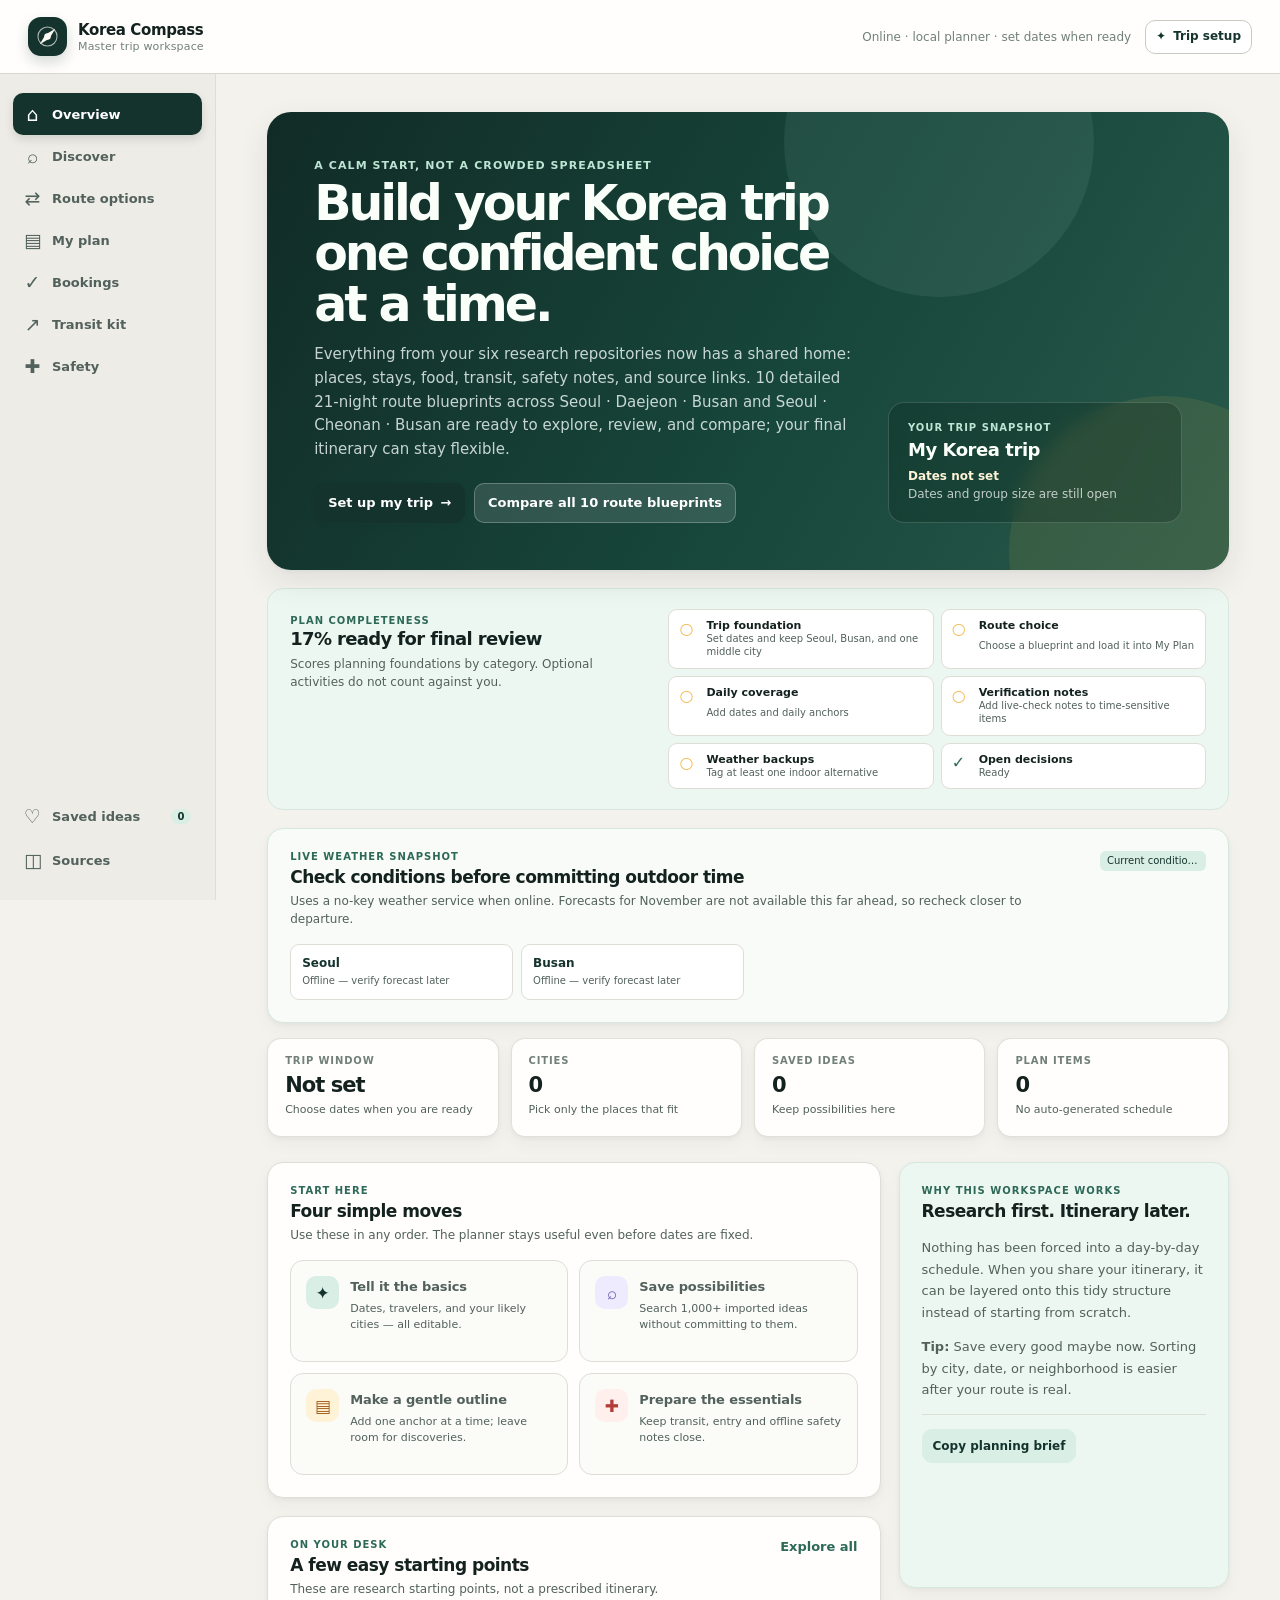
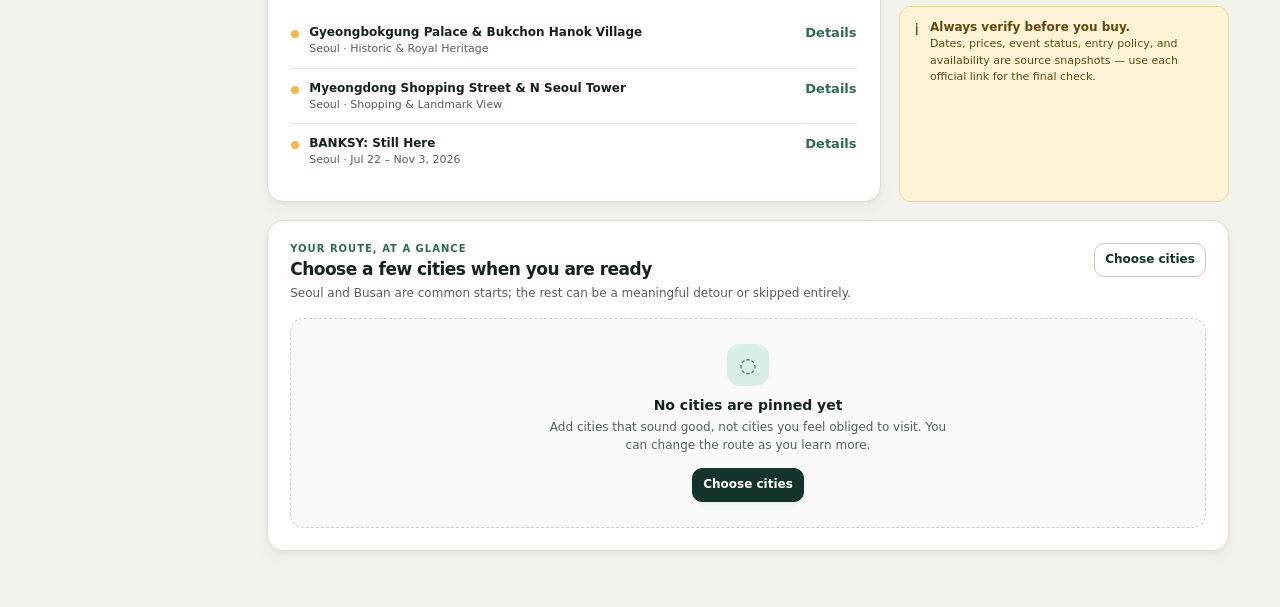
<file: index.html>
<!doctype html>
<html lang="en">
  <head>
    <meta charset="utf-8" />
    <meta name="viewport" content="width=device-width, initial-scale=1" />
    <meta name="theme-color" content="#14332d" />
    <meta
      name="description"
      content="Korea Compass — a calm, beginner-friendly trip planning workspace built from your Korea travel research."
    />
    <title>Korea Compass · Master trip planner</title>
    <link rel="icon" href="assets/compass.svg" type="image/svg+xml" />
    <link rel="manifest" href="manifest.webmanifest" />
    <link rel="apple-touch-icon" href="assets/icons/icon-192.png" />
    <meta name="apple-mobile-web-app-capable" content="yes" />
    <meta name="apple-mobile-web-app-title" content="Korea Compass" />
    <link rel="stylesheet" href="assets/app.css" />
    <script defer src="assets/app.js"></script>
  </head>
  <body>
    <a class="skip-link" href="#main-content">Skip to planner</a>

    <div class="app-shell">
      <header class="topbar">
        <button class="brand" type="button" data-view="dashboard" aria-label="Korea Compass home">
          <span class="brand-mark" aria-hidden="true">
            <svg viewBox="0 0 32 32" role="img"><path d="M25.9 6.1 18.5 18.5 6.1 25.9l7.4-12.4L25.9 6.1Z" fill="currentColor"/><circle cx="16" cy="16" r="3.2" fill="none" stroke="currentColor" stroke-width="2"/><circle cx="16" cy="16" r="12.2" fill="none" stroke="currentColor" stroke-width="1.4" opacity=".65"/></svg>
          </span>
          <span>
            <strong>Korea Compass</strong>
            <small>Master trip workspace</small>
          </span>
        </button>

        <div class="topbar-actions">
          <span class="sync-note" id="sync-note" aria-live="polite">Loading your planner…</span>
          <button class="button button-quiet button-small" type="button" data-action="open-profile">
            <span aria-hidden="true">✦</span> Trip setup
          </button>
        </div>
      </header>

      <div class="app-layout">
        <nav class="side-nav" aria-label="Main navigation">
          <button class="nav-item is-active" type="button" data-view="dashboard">
            <span class="nav-icon" aria-hidden="true">⌂</span><span>Overview</span>
          </button>
          <button class="nav-item" type="button" data-view="discover">
            <span class="nav-icon" aria-hidden="true">⌕</span><span>Discover</span>
          </button>
          <button class="nav-item" type="button" data-view="itineraries">
            <span class="nav-icon" aria-hidden="true">⇄</span><span>Route options</span>
          </button>
          <button class="nav-item" type="button" data-view="plan">
            <span class="nav-icon" aria-hidden="true">▤</span><span>My plan</span>
          </button>
          <button class="nav-item" type="button" data-view="bookings">
            <span class="nav-icon" aria-hidden="true">✓</span><span>Bookings</span>
          </button>
          <button class="nav-item" type="button" data-view="toolkit">
            <span class="nav-icon" aria-hidden="true">↗</span><span>Transit kit</span>
          </button>
          <button class="nav-item" type="button" data-view="safety">
            <span class="nav-icon" aria-hidden="true">✚</span><span>Safety</span>
          </button>

          <div class="nav-spacer"></div>

          <button class="nav-item nav-item-saved" type="button" data-view="saved">
            <span class="nav-icon" aria-hidden="true">♡</span><span>Saved ideas</span><b id="saved-count" class="nav-count">0</b>
          </button>
          <button class="nav-item" type="button" data-view="sources">
            <span class="nav-icon" aria-hidden="true">◫</span><span>Sources</span>
          </button>
        </nav>

        <main id="main-content" class="main-content" tabindex="-1">
          <div id="app" class="app-loading" aria-live="polite">
            <div class="loading-orbit" aria-hidden="true"></div>
            <p>Assembling your Korea planning desk…</p>
          </div>
        </main>
      </div>
    </div>

    <div id="modal-root" class="modal-root" hidden></div>
    <div id="toast-root" class="toast-root" aria-live="polite" aria-atomic="true"></div>
  </body>
</html>
</file>
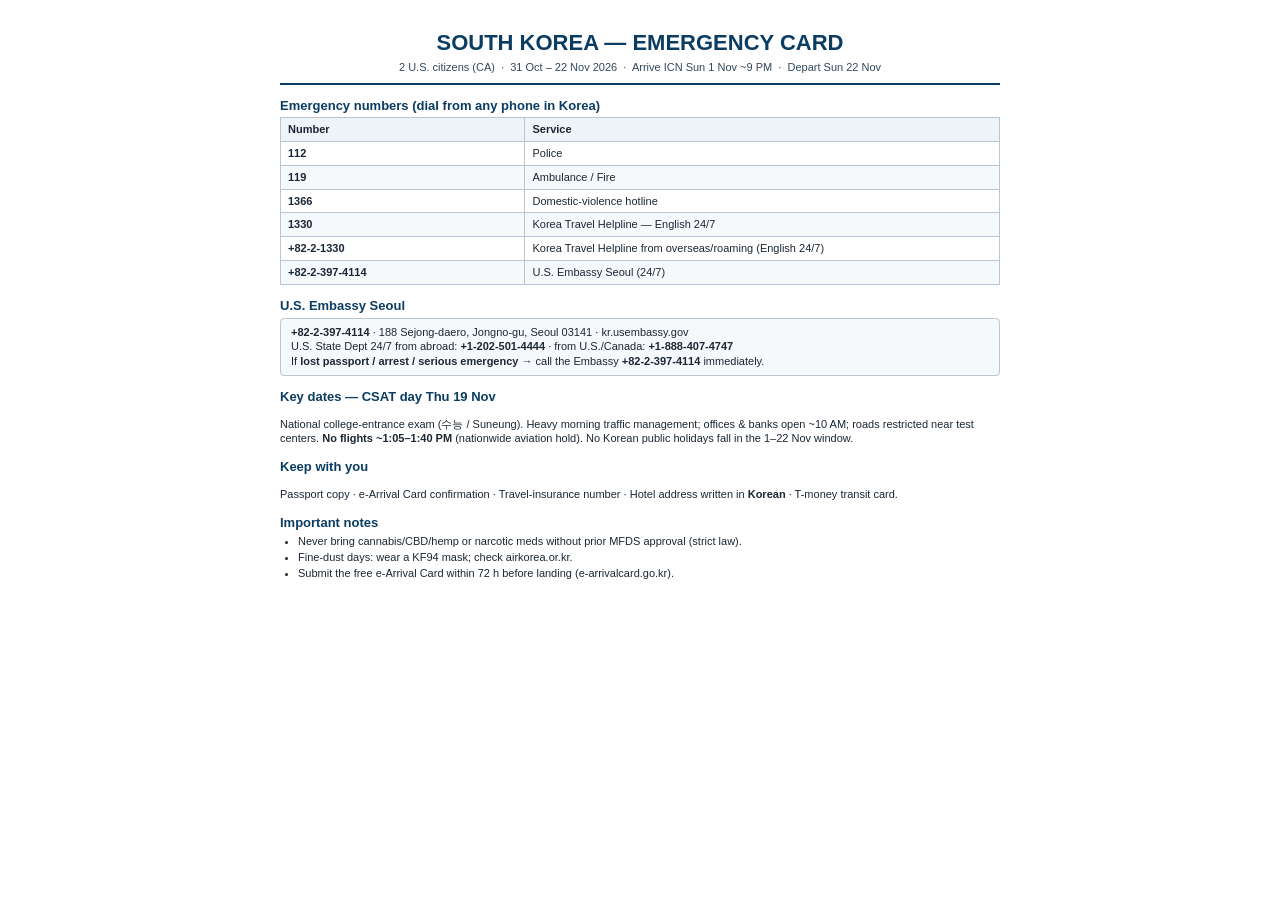
<file: research/sources/emergency/print/emergency-card.html>
<!DOCTYPE html>
<html lang="en">
<head>
<meta charset="utf-8">
<meta name="viewport" content="width=device-width, initial-scale=1">
<title>South Korea — Emergency Card (print)</title>
<style>
  :root { --navy:#0b3d63; --slate:#33475b; --line:#b9c6d2; --band:#eef3f8; --alt:#f6f9fc; }
  * { box-sizing:border-box; }
  body { font-family: "Segoe UI", Roboto, Helvetica, Arial, "Noto Sans KR", sans-serif;
         color:#1c2733; margin:0; padding:28px 22px; font-size:11px; line-height:1.35; }
  .page { max-width: 720px; margin: 0 auto; }
  h1 { font-size:22px; text-align:center; color:var(--navy); margin:0 0 2px; }
  .sub { text-align:center; font-size:11px; color:var(--slate); margin:0 0 8px; }
  .rule { border:0; border-top:2px solid var(--navy); margin:4px 0 8px; }
  h2 { font-size:13px; color:var(--navy); margin:12px 0 3px; }
  table { width:100%; border-collapse:collapse; margin:2px 0; }
  th, td { border:1px solid var(--line); padding:4px 7px; text-align:left; vertical-align:top; font-size:11px; }
  thead th, table tr:first-child th { background:var(--band); }
  tbody tr:nth-child(even) { background:var(--alt); }
  .card { border:1px solid var(--line); background:var(--alt); border-radius:4px; padding:6px 10px; }
  .big { font-weight:700; }
  ul { margin:2px 0 2px 18px; padding:0; }
  li { margin:1px 0; }
  @media print {
    body { padding:0; }
    h1 { font-size:19px; }
    h2 { page-break-after: avoid; }
    table { page-break-inside: avoid; }
  }
</style>
</head>
<body>
<div class="page">
  <h1>SOUTH KOREA — EMERGENCY CARD</h1>
  <p class="sub">2 U.S. citizens (CA) &nbsp;·&nbsp; 31 Oct – 22 Nov 2026 &nbsp;·&nbsp; Arrive ICN Sun 1 Nov ~9 PM &nbsp;·&nbsp; Depart Sun 22 Nov</p>
  <hr class="rule">

  <h2>Emergency numbers (dial from any phone in Korea)</h2>
  <table>
    <thead><tr><th style="width:34%">Number</th><th>Service</th></tr></thead>
    <tbody>
      <tr><td class="big">112</td><td>Police</td></tr>
      <tr><td class="big">119</td><td>Ambulance / Fire</td></tr>
      <tr><td class="big">1366</td><td>Domestic-violence hotline</td></tr>
      <tr><td class="big">1330</td><td>Korea Travel Helpline — English 24/7</td></tr>
      <tr><td class="big">+82-2-1330</td><td>Korea Travel Helpline from overseas/roaming (English 24/7)</td></tr>
      <tr><td class="big">+82-2-397-4114</td><td>U.S. Embassy Seoul (24/7)</td></tr>
    </tbody>
  </table>

  <h2>U.S. Embassy Seoul</h2>
  <div class="card">
    <b>+82-2-397-4114</b> · 188 Sejong-daero, Jongno-gu, Seoul 03141 · kr.usembassy.gov<br>
    U.S. State Dept 24/7 from abroad: <b>+1-202-501-4444</b> · from U.S./Canada: <b>+1-888-407-4747</b><br>
    If <b>lost passport / arrest / serious emergency</b> → call the Embassy <b>+82-2-397-4114</b> immediately.
  </div>

  <h2>Key dates — CSAT day Thu 19 Nov</h2>
  <p>National college-entrance exam (<span lang="ko">수능</span> / Suneung). Heavy morning traffic management; offices &amp; banks open ~10 AM; roads restricted near test centers. <b>No flights ~1:05–1:40 PM</b> (nationwide aviation hold). No Korean public holidays fall in the 1–22 Nov window.</p>

  <h2>Keep with you</h2>
  <p>Passport copy · e-Arrival Card confirmation · Travel-insurance number · Hotel address written in <b>Korean</b> · T-money transit card.</p>

  <h2>Important notes</h2>
  <ul>
    <li>Never bring cannabis/CBD/hemp or narcotic meds without prior MFDS approval (strict law).</li>
    <li>Fine-dust days: wear a KF94 mask; check airkorea.or.kr.</li>
    <li>Submit the free e-Arrival Card within 72 h before landing (e-arrivalcard.go.kr).</li>
  </ul>
</div>
</body>
</html>
</file>
<file: assets/app.css>
/* Korea Compass — intentionally dependency-free, GitHub Pages-safe UI */
:root {
  --ink: #14221f;
  --ink-soft: #52615c;
  --ink-faint: #71807a;
  --paper: #fffefd;
  --canvas: #f4f2ed;
  --canvas-deep: #ece9e1;
  --line: #deded6;
  --line-strong: #c7cbc2;
  --forest: #14332d;
  --forest-2: #1e4a3e;
  --pine: #2e6958;
  --mint: #d9eee5;
  --mint-2: #edf7f1;
  --sun: #f5b94f;
  --sun-soft: #fff3d7;
  --coral: #d96955;
  --coral-soft: #fff0ed;
  --violet: #6654a8;
  --violet-soft: #efebff;
  --blue: #437ca5;
  --blue-soft: #eaf4fa;
  --danger: #b33e38;
  --danger-soft: #fff0ee;
  --shadow-sm: 0 2px 5px rgba(22, 35, 29, 0.04), 0 7px 18px rgba(22, 35, 29, 0.035);
  --shadow-md: 0 12px 32px rgba(22, 35, 29, 0.09), 0 2px 5px rgba(22, 35, 29, 0.04);
  --radius-sm: 10px;
  --radius: 16px;
  --radius-lg: 24px;
  --topbar: 74px;
  --sidebar: 216px;
  font-family: Inter, ui-sans-serif, system-ui, -apple-system, BlinkMacSystemFont, "Segoe UI", sans-serif;
  color: var(--ink);
  background: var(--canvas);
  font-synthesis: none;
}

* { box-sizing: border-box; }
html { min-width: 320px; background: var(--canvas); scroll-behavior: smooth; }
body { margin: 0; min-width: 320px; min-height: 100vh; background: var(--canvas); }
button, input, select, textarea { font: inherit; }
button { cursor: pointer; }
a { color: inherit; }
button:focus-visible, a:focus-visible, input:focus-visible, select:focus-visible, textarea:focus-visible {
  outline: 3px solid rgba(67, 124, 165, .45);
  outline-offset: 2px;
}

.skip-link {
  position: fixed;
  top: -70px;
  left: 16px;
  z-index: 100;
  padding: 10px 14px;
  color: white;
  background: var(--forest);
  border-radius: 0 0 var(--radius-sm) var(--radius-sm);
  transition: top .18s ease;
}
.skip-link:focus { top: 0; }

.app-shell { min-height: 100vh; }
.topbar {
  position: sticky;
  top: 0;
  z-index: 30;
  display: flex;
  align-items: center;
  justify-content: space-between;
  min-height: var(--topbar);
  padding: 11px 28px;
  background: rgba(255, 254, 253, .94);
  border-bottom: 1px solid rgba(199, 203, 194, .72);
  backdrop-filter: blur(16px);
}
.brand {
  display: inline-flex;
  align-items: center;
  gap: 11px;
  padding: 4px 6px 4px 0;
  color: var(--ink);
  text-align: left;
  background: transparent;
  border: 0;
  border-radius: var(--radius-sm);
}
.brand-mark {
  display: grid;
  width: 39px;
  height: 39px;
  place-items: center;
  color: #fdfaf3;
  background: var(--forest);
  border-radius: 13px;
  box-shadow: 0 6px 14px rgba(20, 51, 45, .18);
}
.brand-mark svg { width: 25px; height: 25px; }
.brand strong { display: block; font-size: 15px; font-weight: 760; letter-spacing: -.025em; }
.brand small { display: block; margin-top: 1px; color: var(--ink-faint); font-size: 11px; font-weight: 540; letter-spacing: .015em; }
.topbar-actions { display: flex; align-items: center; gap: 14px; }
.sync-note { color: var(--ink-faint); font-size: 12px; white-space: nowrap; }

.app-layout { display: grid; grid-template-columns: var(--sidebar) minmax(0, 1fr); min-height: calc(100vh - var(--topbar)); }
.side-nav {
  position: sticky;
  top: var(--topbar);
  display: flex;
  flex-direction: column;
  width: var(--sidebar);
  height: calc(100vh - var(--topbar));
  padding: 19px 13px;
  background: #eeece6;
  border-right: 1px solid var(--line);
}
.nav-item {
  display: flex;
  align-items: center;
  gap: 11px;
  width: 100%;
  min-height: 42px;
  padding: 9px 11px;
  color: var(--ink-soft);
  font-size: 13px;
  font-weight: 620;
  text-align: left;
  background: transparent;
  border: 0;
  border-radius: 10px;
  transition: color .17s ease, background .17s ease, transform .17s ease;
}
.nav-item:hover { color: var(--forest); background: rgba(255,255,255,.7); }
.nav-item.is-active { color: white; background: var(--forest); box-shadow: 0 4px 10px rgba(20,51,45,.14); }
.nav-icon { display: grid; width: 17px; place-items: center; font-size: 19px; font-weight: 400; line-height: 1; }
.nav-spacer { flex: 1; min-height: 22px; }
.nav-item-saved { margin-bottom: 2px; }
.nav-count {
  min-width: 20px;
  margin-left: auto;
  padding: 2px 6px;
  color: var(--forest);
  font-size: 10px;
  font-variant-numeric: tabular-nums;
  text-align: center;
  background: var(--mint);
  border-radius: 999px;
}
.nav-item.is-active .nav-count { color: var(--forest); background: #e4f4ed; }

.main-content { min-width: 0; padding: 38px clamp(24px, 4vw, 62px) 56px; }
.app-loading { display: grid; min-height: 56vh; place-content: center; justify-items: center; gap: 14px; color: var(--ink-soft); font-size: 14px; }
.loading-orbit { width: 33px; height: 33px; border: 3px solid var(--mint); border-top-color: var(--pine); border-radius: 50%; animation: orbit .7s linear infinite; }
@keyframes orbit { to { transform: rotate(1turn); } }

.view { max-width: 1440px; margin: 0 auto; animation: enter .22s ease-out; }
@keyframes enter { from { opacity: .4; transform: translateY(5px); } to { opacity: 1; transform: translateY(0); } }
.view-head { display: flex; align-items: flex-end; justify-content: space-between; gap: 24px; margin-bottom: 27px; }
.view-head-copy { max-width: 790px; }
.eyebrow { display: block; margin-bottom: 7px; color: var(--pine); font-size: 11px; font-weight: 780; letter-spacing: .1em; text-transform: uppercase; }
h1, h2, h3, p { margin-top: 0; }
.page-title { margin-bottom: 8px; font-size: clamp(28px, 3.4vw, 42px); font-weight: 760; letter-spacing: -.055em; line-height: 1.06; }
.page-subtitle { max-width: 720px; margin-bottom: 0; color: var(--ink-soft); font-size: 15px; line-height: 1.62; }
.head-actions, .button-row { display: flex; flex-wrap: wrap; align-items: center; gap: 9px; }

.button {
  display: inline-flex;
  align-items: center;
  justify-content: center;
  gap: 7px;
  min-height: 40px;
  padding: 9px 13px;
  color: white;
  font-size: 13px;
  font-weight: 700;
  line-height: 1.1;
  text-decoration: none;
  white-space: nowrap;
  background: var(--forest);
  border: 1px solid var(--forest);
  border-radius: 10px;
  box-shadow: 0 2px 4px rgba(20,51,45,.08);
  transition: transform .16s ease, box-shadow .16s ease, background .16s ease;
}
.button:hover { background: var(--forest-2); box-shadow: 0 5px 12px rgba(20,51,45,.14); transform: translateY(-1px); }
.button:active { transform: translateY(0); }
.button-small { min-height: 34px; padding: 7px 10px; font-size: 12px; }
.button-quiet { color: var(--forest); background: white; border-color: var(--line-strong); box-shadow: none; }
.button-quiet:hover { color: var(--forest); background: var(--mint-2); border-color: var(--pine); box-shadow: none; }
.button-soft { color: var(--forest); background: var(--mint); border-color: var(--mint); box-shadow: none; }
.button-soft:hover { color: var(--forest); background: #c7e7d8; border-color: #c7e7d8; box-shadow: none; }
.button-danger { color: var(--danger); background: white; border-color: #e7b3ae; box-shadow: none; }
.button-danger:hover { color: white; background: var(--danger); border-color: var(--danger); box-shadow: none; }
.button-link { min-height: auto; padding: 1px 0; color: var(--pine); background: transparent; border: 0; border-radius: 0; box-shadow: none; }
.button-link:hover { color: var(--forest); text-decoration: underline; background: transparent; box-shadow: none; transform: none; }
.button[disabled] { cursor: not-allowed; opacity: .48; transform: none; }

.hero {
  position: relative;
  overflow: hidden;
  display: grid;
  grid-template-columns: minmax(0, 1.3fr) minmax(260px, .7fr);
  gap: 28px;
  min-height: 281px;
  padding: clamp(26px, 4vw, 47px);
  color: #fafffa;
  background: linear-gradient(120deg, #112b26 0%, #17463b 55%, #285a4a 100%);
  border-radius: var(--radius-lg);
  box-shadow: var(--shadow-md);
}
.hero::before, .hero::after { position: absolute; pointer-events: none; content: ""; border-radius: 50%; }
.hero::before { top: -125px; right: 14%; width: 310px; height: 310px; background: rgba(185, 236, 209, .08); }
.hero::after { right: -90px; bottom: -136px; width: 310px; height: 310px; background: rgba(245, 185, 79, .1); }
.hero-copy, .trip-pulse { position: relative; z-index: 1; }
.hero .eyebrow { color: #bde5d4; }
.hero-title { max-width: 675px; margin-bottom: 13px; font-size: clamp(30px, 4vw, 49px); font-weight: 730; letter-spacing: -.062em; line-height: 1.03; }
.hero-copy p { max-width: 620px; margin-bottom: 21px; color: rgba(248,255,251,.79); font-size: 15px; line-height: 1.58; }
.hero .button-quiet { color: white; background: rgba(255,255,255,.12); border-color: rgba(255,255,255,.25); }
.hero .button-quiet:hover { background: rgba(255,255,255,.2); border-color: rgba(255,255,255,.36); }
.trip-pulse { align-self: end; padding: 19px; background: rgba(6, 27, 21, .23); border: 1px solid rgba(255,255,255,.16); border-radius: 16px; backdrop-filter: blur(8px); }
.trip-pulse-label { display: block; margin-bottom: 6px; color: #bde5d4; font-size: 10px; font-weight: 740; letter-spacing: .1em; text-transform: uppercase; }
.trip-pulse-title { margin: 0 0 7px; font-size: 18px; font-weight: 700; letter-spacing: -.025em; }
.trip-pulse-text { margin: 0; color: rgba(255,255,255,.73); font-size: 12px; line-height: 1.5; }
.trip-pulse strong { color: #fff4d7; }

.stat-grid { display: grid; grid-template-columns: repeat(4, minmax(0, 1fr)); gap: 12px; margin-top: 15px; }
.metric-card { min-width: 0; padding: 16px 17px; background: var(--paper); border: 1px solid rgba(222,222,214,.9); border-radius: 14px; box-shadow: var(--shadow-sm); }
.metric-label { display: block; margin-bottom: 7px; color: var(--ink-faint); font-size: 10px; font-weight: 760; letter-spacing: .085em; text-transform: uppercase; }
.metric-value { display: block; overflow: hidden; font-size: 21px; font-weight: 730; letter-spacing: -.045em; text-overflow: ellipsis; white-space: nowrap; }
.metric-note { display: block; min-height: 18px; margin-top: 5px; color: var(--ink-soft); font-size: 11px; line-height: 1.4; }

.content-grid { display: grid; grid-template-columns: minmax(0, 1fr) minmax(280px, .42fr); gap: 18px; margin-top: 25px; }
.content-grid-wide { grid-template-columns: minmax(0, 1.3fr) minmax(290px, .7fr); }
.stack { display: grid; gap: 18px; }
.panel { min-width: 0; padding: 22px; background: var(--paper); border: 1px solid var(--line); border-radius: var(--radius); box-shadow: var(--shadow-sm); }
.panel-soft { background: #fbfaf7; }
.panel-tint { background: var(--mint-2); border-color: #d5e8df; }
.panel-warn { background: var(--sun-soft); border-color: #f2d99d; }
.panel-danger { background: var(--danger-soft); border-color: #e9c1bc; }
.section-head { display: flex; align-items: flex-start; justify-content: space-between; gap: 14px; margin-bottom: 16px; }
.section-head h2, .section-head h3 { margin: 0; font-size: 17px; font-weight: 730; letter-spacing: -.03em; }
.section-head p { margin: 5px 0 0; color: var(--ink-soft); font-size: 12px; line-height: 1.5; }
.section-kicker { margin-bottom: 5px; color: var(--pine); font-size: 10px; font-weight: 760; letter-spacing: .1em; text-transform: uppercase; }
.text-note { color: var(--ink-soft); font-size: 12px; line-height: 1.55; }
.text-note strong { color: var(--ink); }

.start-grid { display: grid; grid-template-columns: repeat(2, minmax(0, 1fr)); gap: 11px; }
.start-card {
  display: grid;
  grid-template-columns: 33px minmax(0, 1fr);
  gap: 11px;
  width: 100%;
  min-height: 102px;
  padding: 15px;
  color: var(--ink);
  text-align: left;
  background: #fbfbf8;
  border: 1px solid var(--line);
  border-radius: 13px;
  transition: border .16s ease, box-shadow .16s ease, transform .16s ease;
}
.start-card:hover { border-color: #a8c9ba; box-shadow: 0 6px 15px rgba(20,51,45,.08); transform: translateY(-1px); }
.start-card-icon { display: grid; width: 33px; height: 33px; place-items: center; color: var(--forest); font-size: 17px; background: var(--mint); border-radius: 10px; }
.start-card:nth-child(2) .start-card-icon { color: var(--violet); background: var(--violet-soft); }
.start-card:nth-child(3) .start-card-icon { color: #a45f1d; background: var(--sun-soft); }
.start-card:nth-child(4) .start-card-icon { color: var(--danger); background: var(--coral-soft); }
.start-card strong { display: block; margin: 1px 0 4px; font-size: 13px; letter-spacing: -.01em; }
.start-card span:not(.start-card-icon) { display: block; color: var(--ink-soft); font-size: 11px; line-height: 1.48; }

.city-grid { display: grid; grid-template-columns: repeat(3, minmax(0, 1fr)); gap: 10px; }
.city-card { min-width: 0; padding: 15px; background: #f9faf8; border: 1px solid var(--line); border-radius: 13px; }
.city-card-head { display: flex; align-items: center; justify-content: space-between; gap: 8px; }
.city-card h3 { margin: 0; font-size: 14px; letter-spacing: -.02em; }
.city-card p { margin: 7px 0 0; color: var(--ink-soft); font-size: 11px; line-height: 1.5; }
.city-pill { padding: 4px 7px; color: var(--forest); font-size: 9px; font-weight: 750; letter-spacing: .04em; text-transform: uppercase; background: var(--mint); border-radius: 999px; white-space: nowrap; }

.mini-list { display: grid; gap: 1px; }
.mini-item { display: flex; align-items: flex-start; gap: 10px; padding: 11px 1px; border-bottom: 1px solid #e9e9e4; }
.mini-item:last-child { border-bottom: 0; }
.mini-dot { flex: 0 0 auto; width: 8px; height: 8px; margin-top: 5px; background: var(--sun); border-radius: 50%; }
.mini-copy { min-width: 0; }
.mini-copy strong { display: block; overflow: hidden; font-size: 12px; font-weight: 700; text-overflow: ellipsis; white-space: nowrap; }
.mini-copy span { display: block; margin-top: 2px; color: var(--ink-soft); font-size: 11px; line-height: 1.4; }
.mini-action { flex: 0 0 auto; margin-left: auto; }

.alert-strip { display: flex; align-items: flex-start; gap: 11px; padding: 13px 15px; color: #63470c; background: var(--sun-soft); border: 1px solid #efd497; border-radius: 12px; }
.alert-strip strong { display: block; margin-bottom: 2px; font-size: 12px; }
.alert-strip p { margin: 0; font-size: 11px; line-height: 1.5; }
.alert-icon { font-size: 16px; }

/* Discover */
.discover-controls { display: grid; grid-template-columns: minmax(190px, 1fr) 170px 180px; gap: 10px; margin: 19px 0 17px; }
.field, .search-field { position: relative; }
.field label, .form-label { display: block; margin: 0 0 6px; color: var(--ink-soft); font-size: 11px; font-weight: 700; }
.input, .select, .textarea {
  width: 100%;
  min-height: 42px;
  padding: 10px 11px;
  color: var(--ink);
  font-size: 13px;
  background: white;
  border: 1px solid var(--line-strong);
  border-radius: 10px;
  transition: border .14s ease, box-shadow .14s ease;
}
.input::placeholder, .textarea::placeholder { color: #9ba49f; }
.input:hover, .select:hover, .textarea:hover { border-color: #aab6ae; }
.input:focus, .select:focus, .textarea:focus { border-color: var(--pine); box-shadow: 0 0 0 3px rgba(46,105,88,.12); outline: none; }
.textarea { min-height: 94px; resize: vertical; line-height: 1.48; }
.search-field .input { padding-left: 37px; }
.search-field::before { position: absolute; top: 12px; left: 13px; z-index: 1; color: var(--ink-faint); font-size: 17px; line-height: 1; content: "⌕"; }
.results-meta { display: flex; align-items: center; justify-content: space-between; gap: 12px; margin: 3px 0 12px; color: var(--ink-soft); font-size: 12px; }
.results-meta strong { color: var(--ink); }
.filter-note { color: var(--ink-faint); font-size: 11px; }
.card-grid { display: grid; grid-template-columns: repeat(3, minmax(0, 1fr)); gap: 12px; }
.catalog-card { position: relative; display: flex; flex-direction: column; min-width: 0; min-height: 238px; padding: 17px; background: var(--paper); border: 1px solid var(--line); border-radius: 14px; box-shadow: 0 2px 6px rgba(22,35,29,.025); transition: border .15s ease, box-shadow .15s ease, transform .15s ease; }
.catalog-card:hover { border-color: #a8c9ba; box-shadow: 0 9px 19px rgba(22,35,29,.075); transform: translateY(-2px); }
.catalog-card-top { display: flex; align-items: flex-start; justify-content: space-between; gap: 8px; margin-bottom: 9px; }
.card-type { display: inline-flex; align-items: center; gap: 5px; min-width: 0; color: var(--pine); font-size: 9px; font-weight: 780; letter-spacing: .09em; text-transform: uppercase; }
.card-type::before { width: 6px; height: 6px; content: ""; background: var(--pine); border-radius: 50%; }
.card-type.type-event { color: var(--violet); }
.card-type.type-event::before { background: var(--violet); }
.card-type.type-food { color: #a45f1d; }
.card-type.type-food::before { background: #d7903d; }
.card-type.type-hotel { color: var(--blue); }
.card-type.type-hotel::before { background: var(--blue); }
.card-type.type-route { color: #536b89; }
.card-type.type-route::before { background: #536b89; }
.card-type.type-saving { color: #977017; }
.card-type.type-saving::before { background: #bd8a1f; }
.save-button { display: grid; flex: 0 0 auto; width: 28px; height: 28px; place-items: center; padding: 0; color: var(--ink-faint); font-size: 20px; line-height: 1; background: transparent; border: 1px solid transparent; border-radius: 9px; }
.save-button:hover { color: var(--coral); background: var(--coral-soft); }
.save-button.is-saved { color: var(--coral); background: var(--coral-soft); }
.catalog-card h3 { display: -webkit-box; overflow: hidden; margin: 0 0 7px; font-size: 15px; font-weight: 735; letter-spacing: -.032em; line-height: 1.28; -webkit-box-orient: vertical; -webkit-line-clamp: 2; }
.card-location { overflow: hidden; margin-bottom: 9px; color: var(--ink-soft); font-size: 11px; text-overflow: ellipsis; white-space: nowrap; }
.card-location span { color: var(--pine); }
.card-description { display: -webkit-box; overflow: hidden; margin: 0 0 11px; color: var(--ink-soft); font-size: 11px; line-height: 1.52; -webkit-box-orient: vertical; -webkit-line-clamp: 3; }
.card-meta { display: flex; flex-wrap: wrap; gap: 5px; margin-top: auto; margin-bottom: 12px; }
.meta-chip { max-width: 100%; padding: 4px 7px; overflow: hidden; color: #52615c; font-size: 10px; line-height: 1.15; text-overflow: ellipsis; white-space: nowrap; background: #f1f2ee; border-radius: 6px; }
.meta-chip.accent { color: var(--forest); background: var(--mint); }
.meta-chip.warning { color: #795711; background: var(--sun-soft); }
.meta-chip.price { color: #714d10; background: #fff7e8; }
.card-actions { display: flex; align-items: center; gap: 12px; min-height: 19px; }
.card-actions a, .detail-link { color: var(--pine); font-size: 11px; font-weight: 720; text-decoration: none; }
.card-actions a:hover, .detail-link:hover { color: var(--forest); text-decoration: underline; }
.card-actions .button-link { font-size: 11px; font-weight: 720; }
.status-badge { display: inline-flex; flex: 0 0 auto; align-items: center; max-width: 112px; padding: 4px 7px; overflow: hidden; color: #52615c; font-size: 9px; font-weight: 760; line-height: 1.1; letter-spacing: .04em; text-overflow: ellipsis; text-transform: uppercase; white-space: nowrap; background: #eff1ee; border-radius: 999px; }
.status-badge.confirmed { color: #166248; background: #dff3e8; }
.status-badge.tba { color: #85630f; background: #fff1cc; }
.status-badge.watch { color: #7a4e13; background: #fff0d8; }
.status-badge.always-on { color: #536b89; background: #eaf1f8; }
.show-more-row { display: flex; justify-content: center; margin-top: 19px; }

/* Plan timeline */
.plan-layout { display: grid; grid-template-columns: minmax(0, 1fr) 270px; gap: 18px; }
.timeline { position: relative; display: grid; gap: 11px; }
.day-card { display: grid; grid-template-columns: 115px minmax(0, 1fr); min-height: 104px; overflow: hidden; background: var(--paper); border: 1px solid var(--line); border-radius: 14px; box-shadow: var(--shadow-sm); }
.day-date { padding: 16px 14px; color: var(--forest); background: #f0f5f0; border-right: 1px solid #dce7df; }
.day-date-day { display: block; font-size: 21px; font-weight: 760; letter-spacing: -.05em; line-height: 1; }
.day-date-month { display: block; margin-top: 5px; color: var(--pine); font-size: 11px; font-weight: 740; text-transform: uppercase; }
.day-date-weekday { display: block; margin-top: 5px; color: var(--ink-soft); font-size: 10px; }
.day-content { min-width: 0; padding: 12px 15px; }
.day-content-head { display: flex; align-items: center; justify-content: space-between; gap: 8px; min-height: 25px; }
.day-content-head span { color: var(--ink-faint); font-size: 11px; }
.day-empty { padding: 12px 0 3px; color: var(--ink-faint); font-size: 12px; font-style: italic; }
.plan-entry { display: grid; grid-template-columns: 50px minmax(0, 1fr) auto; align-items: start; gap: 10px; padding: 9px 0; border-top: 1px solid #ecece7; }
.plan-entry:first-of-type { margin-top: 8px; }
.plan-time { padding-top: 2px; color: var(--pine); font-size: 10px; font-weight: 760; text-transform: uppercase; }
.plan-entry-copy { min-width: 0; }
.plan-entry-copy strong { display: block; overflow: hidden; font-size: 12px; font-weight: 720; text-overflow: ellipsis; white-space: nowrap; }
.plan-entry-copy span { display: block; margin-top: 2px; color: var(--ink-soft); font-size: 10px; line-height: 1.4; }
.entry-actions { display: flex; gap: 4px; }
.icon-button { display: grid; width: 26px; height: 26px; place-items: center; padding: 0; color: var(--ink-faint); background: transparent; border: 1px solid transparent; border-radius: 7px; }
.icon-button:hover { color: var(--forest); background: var(--mint-2); }
.icon-button.danger:hover { color: var(--danger); background: var(--coral-soft); }
.plan-side { display: grid; align-content: start; gap: 14px; }
.planning-principle { padding: 15px; background: var(--mint-2); border: 1px solid #d5e8df; border-radius: 13px; }
.planning-principle h3 { margin-bottom: 7px; font-size: 13px; letter-spacing: -.02em; }
.planning-principle p { margin: 0; color: var(--ink-soft); font-size: 11px; line-height: 1.55; }
.planning-principle p + p { margin-top: 8px; }
.unassigned { margin-top: 17px; }

/* Checklist and safety */
.checklist { display: grid; gap: 2px; }
.checklist-group + .checklist-group { margin-top: 15px; }
.checklist-group h3 { margin: 0 0 4px; color: var(--ink-soft); font-size: 11px; font-weight: 760; letter-spacing: .08em; text-transform: uppercase; }
.check-row { display: flex; align-items: flex-start; gap: 9px; padding: 8px 1px; color: var(--ink); font-size: 12px; line-height: 1.45; border-bottom: 1px solid #ecece7; }
.check-row:last-child { border-bottom: 0; }
.check-row input { width: 16px; height: 16px; margin: 1px 0 0; accent-color: var(--forest); }
.check-row.is-done { color: var(--ink-soft); text-decoration: line-through; text-decoration-color: #afbbb4; }
.progress-line { height: 7px; overflow: hidden; background: #e7ebe7; border-radius: 999px; }
.progress-line > span { display: block; height: 100%; background: linear-gradient(90deg, var(--pine), #6ba68f); border-radius: inherit; transition: width .25s ease; }
.progress-copy { display: flex; justify-content: space-between; gap: 10px; margin-top: 7px; color: var(--ink-soft); font-size: 11px; }

.contact-grid { display: grid; grid-template-columns: repeat(2, minmax(0, 1fr)); gap: 10px; }
.contact-card { min-width: 0; padding: 15px; background: #fffafa; border: 1px solid #ebd2cf; border-radius: 13px; }
.contact-number { display: block; margin-bottom: 6px; color: var(--danger); font-size: 20px; font-weight: 770; letter-spacing: -.04em; text-decoration: none; }
.contact-number:hover { text-decoration: underline; }
.contact-card strong { display: block; font-size: 12px; }
.contact-card p { margin: 4px 0 0; color: var(--ink-soft); font-size: 10px; line-height: 1.48; }
.safety-actions { display: flex; flex-wrap: wrap; gap: 9px; margin-top: 16px; }

/* Toolkit */
.tool-grid { display: grid; grid-template-columns: repeat(3, minmax(0, 1fr)); gap: 12px; }
.tool-card { min-width: 0; padding: 17px; background: var(--paper); border: 1px solid var(--line); border-radius: 14px; box-shadow: var(--shadow-sm); }
.tool-card-head { display: flex; align-items: center; gap: 9px; margin-bottom: 10px; }
.tool-icon { display: grid; width: 31px; height: 31px; place-items: center; color: var(--forest); font-size: 15px; background: var(--mint); border-radius: 10px; }
.tool-card h3 { margin: 0; font-size: 14px; letter-spacing: -.025em; }
.tool-card p { display: -webkit-box; overflow: hidden; margin-bottom: 12px; color: var(--ink-soft); font-size: 11px; line-height: 1.52; -webkit-box-orient: vertical; -webkit-line-clamp: 4; }
.tool-card .button-row { margin-top: auto; }
.route-list { display: grid; gap: 9px; }
.route-row { display: grid; grid-template-columns: minmax(0, 1fr) auto; gap: 13px; padding: 14px; background: #fafbf9; border: 1px solid var(--line); border-radius: 12px; }
.route-row h3 { margin: 0 0 4px; font-size: 13px; letter-spacing: -.02em; }
.route-row p { margin: 0; color: var(--ink-soft); font-size: 11px; line-height: 1.48; }
.route-cost { align-self: center; min-width: 92px; padding-left: 9px; color: var(--forest); font-size: 12px; font-weight: 760; text-align: right; border-left: 1px solid var(--line); }
.route-cost small { display: block; margin-top: 3px; color: var(--ink-faint); font-size: 10px; font-weight: 600; }
.detail-list { display: grid; gap: 0; }
.detail-row { padding: 12px 0; border-bottom: 1px solid #e9e9e4; }
.detail-row:last-child { border-bottom: 0; }
.detail-row strong { display: block; margin-bottom: 3px; font-size: 12px; }
.detail-row p { margin: 0; color: var(--ink-soft); font-size: 11px; line-height: 1.5; }

/* Detailed itinerary route options */
.route-guidance {
  display: flex;
  align-items: flex-start;
  justify-content: space-between;
  gap: 22px;
  padding: 15px 18px;
  margin-bottom: 17px;
  color: #e6f4ed;
  background: var(--forest);
  border-radius: 14px;
}
.route-guidance-label { display: block; margin-bottom: 4px; color: #bfe2d3; font-size: 10px; font-weight: 760; letter-spacing: .09em; text-transform: uppercase; }
.route-guidance strong { font-size: 13px; letter-spacing: -.01em; }
.route-guidance p { max-width: 480px; margin: 0; color: rgba(239,255,246,.76); font-size: 11px; line-height: 1.52; }
.route-prep-grid { display: grid; grid-template-columns: repeat(3, minmax(0, 1fr)); gap: 11px; margin-bottom: 18px; }
.route-prep-card { min-width: 0; padding: 17px; background: #fbfcfa; border: 1px solid var(--line); border-radius: 14px; box-shadow: var(--shadow-sm); }
.route-prep-card .section-kicker { margin-bottom: 6px; }
.route-prep-card h2 { margin: 0 0 7px; font-size: 15px; letter-spacing: -.03em; }
.route-prep-card p, .route-prep-card li { color: var(--ink-soft); font-size: 11px; line-height: 1.55; }
.route-prep-card p { margin: 0; }
.route-prep-card ul { padding-left: 17px; margin: 0; }
.route-prep-card li + li { margin-top: 5px; }
.route-prep-card b { color: var(--ink); }
.route-budget .detail-row p.route-budget-total { margin-top: 5px; color: var(--forest); font-size: 12px; font-weight: 760; }
.route-budget .detail-row small { display: block; margin-top: 5px; color: var(--pine); font-size: 10px; line-height: 1.45; }
.dependency-list { padding-left: 17px; margin: 0; color: var(--ink-soft); font-size: 11px; line-height: 1.5; }
.dependency-list li + li { margin-top: 4px; }
.panel-warn > small { color: var(--ink-faint); font-size: 9px; }
.reminder-list { display: grid; gap: 5px; margin-bottom: 8px; }
.reminder-row { display: flex; align-items: center; justify-content: space-between; gap: 6px; padding: 6px 7px; background: white; border: 1px solid var(--line); border-radius: 7px; }
.reminder-row label { display: flex; align-items: center; gap: 6px; min-width: 0; color: var(--ink-soft); font-size: 10px; }
.reminder-row label span { overflow: hidden; text-overflow: ellipsis; white-space: nowrap; }
.reminder-row.is-done span { color: var(--ink-faint); text-decoration: line-through; }
.source-health { margin-top: 18px; background: #fbfaf7; border-color: var(--line); }
.health-grid { display: grid; grid-template-columns: repeat(4, minmax(0, 1fr)); gap: 8px; }
.health-item { padding: 10px; border: 1px solid var(--line); border-radius: 9px; background: white; }
.health-item strong, .health-item span { display: block; }
.health-item strong { color: var(--pine); font-size: 18px; }
.health-item.needs-review strong { color: var(--coral); }
.health-item span { margin-top: 3px; color: var(--ink-soft); font-size: 10px; line-height: 1.4; }
.tool-label { align-self: center; color: var(--ink-faint); font-size: 10px; font-weight: 760; letter-spacing: .07em; text-transform: uppercase; }
.plan-warning { display: block; margin-top: 4px; color: #8b5a12; font-size: 10px; line-height: 1.4; }
.freshness-center { margin-top: 18px; }
.freshness-grid { display: grid; grid-template-columns: repeat(4, minmax(0, 1fr)); gap: 8px; }
.freshness-grid div { padding: 10px; background: rgba(255,255,255,.65); border: 1px solid #f0d99f; border-radius: 9px; }
.freshness-grid strong, .freshness-grid span { display: block; }
.freshness-grid strong { font-size: 11px; }
.freshness-grid span { margin-top: 3px; color: var(--ink-soft); font-size: 10px; line-height: 1.4; }
.stress-checker { margin-top: 18px; background: #fbfaf7; border-color: var(--line); }
.stress-grid { display: grid; grid-template-columns: repeat(5, minmax(0, 1fr)); gap: 8px; }
.stress-grid article { padding: 11px; background: white; border: 1px solid var(--line); border-radius: 10px; }
.stress-dot { display: block; margin-bottom: 6px; color: var(--sun); font-size: 18px; line-height: 1; }
.stress-grid strong, .stress-grid small { display: block; }
.stress-grid strong { font-size: 11px; }
.stress-grid small { margin-top: 5px; color: var(--pine); font-size: 10px; line-height: 1.4; }
.stress-grid p { margin: 7px 0 0; color: var(--ink-soft); font-size: 10px; line-height: 1.45; }
.weather-mode-note { padding: 8px 10px; margin: 8px 0; color: #6b5318; font-size: 11px; line-height: 1.45; background: var(--sun-soft); border: 1px solid #efd58f; border-radius: 8px; }
.weather-snapshot { margin-top: 18px; background: #f8fbf7; border-color: #d5e8df; }
.weather-grid { display: grid; grid-template-columns: repeat(4, minmax(0, 1fr)); gap: 8px; }
.weather-card { padding: 11px; background: white; border: 1px solid var(--line); border-radius: 9px; }
.weather-card strong, .weather-card span { display: block; }
.weather-card strong { color: var(--forest); font-size: 12px; }
.weather-card span { margin-top: 4px; color: var(--ink-soft); font-size: 10px; line-height: 1.4; }
.readiness-panel, .route-efficiency, .decision-tools { padding: 20px 22px; margin-top: 18px; border: 1px solid #d5e8df; border-radius: var(--radius); }
.readiness-panel { display: grid; grid-template-columns: minmax(220px, .8fr) minmax(0, 1.2fr); gap: 20px; background: var(--mint-2); }
.readiness-panel h2, .route-efficiency h2, .decision-tools h2 { margin: 0 0 6px; font-size: 18px; letter-spacing: -.035em; }
.readiness-panel p { margin: 0; color: var(--ink-soft); font-size: 12px; line-height: 1.5; }
.readiness-list { display: grid; grid-template-columns: repeat(2, minmax(0, 1fr)); gap: 7px; }
.readiness-row { display: grid; grid-template-columns: 20px minmax(0, 1fr); column-gap: 7px; padding: 9px 10px; background: white; border: 1px solid var(--line); border-radius: 9px; }
.readiness-row > span { grid-row: span 2; color: var(--pine); font-weight: 800; }
.readiness-row strong { font-size: 11px; }
.readiness-row small { color: var(--ink-soft); font-size: 10px; line-height: 1.35; }
.readiness-row:not(.is-ready) > span { color: var(--sun); }
.route-efficiency { background: var(--paper); border-color: var(--line); }
.route-efficiency .section-head { margin-bottom: 10px; }
.route-efficiency-grid { display: grid; grid-template-columns: repeat(2, minmax(0, 1fr)); gap: 10px; }
.route-efficiency-grid article { padding: 13px; background: #fbfaf7; border: 1px solid var(--line); border-radius: 11px; }
.route-efficiency-grid h3 { margin: 0 0 5px; font-size: 14px; }
.route-efficiency-grid p { margin: 0; color: var(--ink-soft); font-size: 11px; line-height: 1.5; }
.decision-tool-grid { display: grid; grid-template-columns: minmax(220px, .55fr) minmax(0, 1.45fr); gap: 18px; }
.decision-weights { display: grid; gap: 9px; align-content: start; }
.decision-weight label { display: flex; justify-content: space-between; gap: 8px; color: var(--ink); font-size: 11px; font-weight: 700; }
.decision-weight output { color: var(--pine); font-variant-numeric: tabular-nums; }
.decision-weight input { width: 100%; accent-color: var(--pine); }
.decision-results { display: grid; grid-template-columns: repeat(2, minmax(0, 1fr)); gap: 10px; }
.decision-results article { padding: 12px; background: white; border: 1px solid #d1e4da; border-radius: 11px; }
.decision-results article > strong { font-size: 13px; }
.decision-results p { min-height: 30px; margin: 5px 0 10px; color: var(--ink-soft); font-size: 10px; line-height: 1.4; }
.decision-total { float: right; color: var(--forest); font-size: 13px; font-weight: 800; }
.decision-bars { display: grid; gap: 5px; }
.decision-bars div { position: relative; height: 16px; overflow: hidden; background: #edf2ee; border-radius: 4px; }
.decision-bars span { position: relative; z-index: 1; display: block; padding: 3px 5px; color: var(--ink-soft); font-size: 8px; font-weight: 700; }
.decision-bars b { position: absolute; inset: 0 auto 0 0; display: block; background: #b8ddca; }
.route-day-compare { margin-top: 18px; }
.table-scroll { overflow-x: auto; }
.day-compare-table { width: 100%; min-width: 650px; border-collapse: collapse; }
.day-compare-table th, .day-compare-table td { padding: 9px 10px; border-bottom: 1px solid var(--line); text-align: left; vertical-align: top; font-size: 11px; line-height: 1.45; }
.day-compare-table thead th { color: var(--pine); font-size: 10px; letter-spacing: .06em; text-transform: uppercase; background: var(--mint-2); }
.day-compare-table tbody th { width: 86px; color: var(--forest); font-weight: 760; white-space: nowrap; }
.day-compare-table tbody th small { display: block; margin-top: 2px; color: var(--ink-faint); font-size: 9px; font-weight: 500; }
.day-compare-table td { color: var(--ink-soft); }
.day-compare-table td strong { color: var(--ink); font-size: 11px; }
.route-comparison-grid { display: grid; grid-template-columns: repeat(auto-fill, minmax(320px, 1fr)); gap: 15px; margin-bottom: 18px; }
.route-option-card { min-width: 0; padding: 22px; background: var(--paper); border: 1px solid var(--line-strong); border-radius: 17px; box-shadow: var(--shadow-sm); transition: border .16s ease, box-shadow .16s ease, transform .16s ease; }
.route-option-card:hover { border-color: #91bea9; box-shadow: var(--shadow-md); transform: translateY(-2px); }
.route-option-card.is-selected { border: 2px solid var(--pine); background: #fbfffc; box-shadow: 0 10px 27px rgba(20,51,45,.12); }
.route-option-top { display: flex; align-items: center; justify-content: space-between; gap: 8px; }
.route-selected { padding: 4px 8px; color: var(--forest); font-size: 9px; font-weight: 760; letter-spacing: .06em; text-transform: uppercase; background: var(--mint); border-radius: 999px; }
.route-option-card h2 { margin: 12px 0 3px; font-size: 21px; font-weight: 750; letter-spacing: -.045em; }
.route-path { margin: 0 0 11px !important; color: var(--pine) !important; font-size: 12px !important; font-weight: 710; }
.route-option-card > p:not(.route-path) { min-height: 55px; margin: 0; color: var(--ink-soft); font-size: 12px; line-height: 1.55; }
.route-city-chips { display: flex; flex-wrap: wrap; gap: 5px; margin: 14px 0; }
.route-city-chips span { padding: 4px 7px; color: var(--forest); font-size: 10px; font-weight: 670; background: var(--mint-2); border: 1px solid #d6e8df; border-radius: 999px; }
.route-option-bottom { display: flex; align-items: center; justify-content: space-between; gap: 10px; padding-top: 13px; border-top: 1px solid var(--line); }
.route-detail-panel { padding: 25px; margin-bottom: 18px; color: #effbf5; background: linear-gradient(125deg, #14332d, #275d4e); border-radius: var(--radius-lg); box-shadow: var(--shadow-md); }
.route-detail-head { display: flex; align-items: flex-start; justify-content: space-between; gap: 18px; }
.route-detail-head .eyebrow { color: #bfe2d3; }
.route-detail-head h2 { margin: 0 0 7px; font-size: clamp(23px, 3vw, 32px); letter-spacing: -.055em; }
.route-detail-head p { max-width: 790px; margin: 0; color: rgba(242,255,248,.8); font-size: 13px; line-height: 1.6; }
.route-badge { flex: 0 0 auto; padding: 7px 10px; color: #5b430f; font-size: 10px; font-weight: 790; letter-spacing: .06em; text-transform: uppercase; background: #ffe7a9; border-radius: 999px; }
.route-decision-grid { display: grid; grid-template-columns: repeat(2, minmax(0, 1fr)); gap: 10px; margin-top: 18px; }
.route-decision-grid article { padding: 14px; background: rgba(4,28,20,.19); border: 1px solid rgba(255,255,255,.15); border-radius: 12px; }
.route-decision-grid span { color: #bfe2d3; font-size: 10px; font-weight: 760; letter-spacing: .08em; text-transform: uppercase; }
.route-decision-grid p { margin: 5px 0 0; color: rgba(246,255,250,.88); font-size: 12px; line-height: 1.52; }
.route-scorecard { display: grid; grid-template-columns: repeat(4, minmax(0, 1fr)); gap: 9px; margin-top: 10px; }
.route-score { padding: 11px; background: rgba(255,255,255,.09); border: 1px solid rgba(255,255,255,.14); border-radius: 11px; }
.route-score span { display: block; margin-bottom: 4px; color: #bfe2d3; font-size: 9px; font-weight: 760; letter-spacing: .07em; text-transform: uppercase; }
.route-score strong { display: block; color: #fffdf7; font-size: 11px; line-height: 1.42; }
.route-score.best { background: rgba(245,185,79,.18); border-color: rgba(245,185,79,.35); }
.route-layout { display: grid; grid-template-columns: minmax(0, 1.25fr) minmax(285px, .55fr); gap: 18px; }
.route-side { display: grid; align-content: start; gap: 16px; }
.blueprint-days { display: grid; gap: 8px; }
.blueprint-day { overflow: hidden; background: #fbfcfa; border: 1px solid #dce4de; border-radius: 13px; }
.blueprint-day summary { display: grid; grid-template-columns: 48px minmax(0, 1fr) 22px; align-items: center; gap: 12px; padding: 12px; cursor: pointer; list-style: none; }
.blueprint-day summary::-webkit-details-marker { display: none; }
.blueprint-day summary:hover { background: #f4f9f5; }
.blueprint-date { display: grid; width: 48px; height: 48px; align-content: center; justify-items: center; color: var(--forest); background: var(--mint); border-radius: 12px; }
.blueprint-date b { font-size: 9px; font-weight: 760; letter-spacing: .07em; text-transform: uppercase; }
.blueprint-date strong { margin: -2px 0; font-size: 19px; letter-spacing: -.06em; }
.blueprint-date small { color: var(--pine); font-size: 9px; font-weight: 720; text-transform: uppercase; }
.blueprint-summary { min-width: 0; }
.blueprint-summary > span { display: block; margin-bottom: 2px; color: var(--pine); font-size: 9px; font-weight: 760; letter-spacing: .075em; text-transform: uppercase; }
.blueprint-summary strong { display: block; overflow: hidden; font-size: 13px; font-weight: 735; letter-spacing: -.02em; text-overflow: ellipsis; white-space: nowrap; }
.blueprint-summary small { display: block; overflow: hidden; margin-top: 3px; color: var(--ink-soft); font-size: 10px; text-overflow: ellipsis; white-space: nowrap; }
.blueprint-toggle { color: var(--pine); font-size: 18px; transition: transform .16s ease; }
.blueprint-day[open] .blueprint-toggle { transform: rotate(180deg); }
.blueprint-body { padding: 0 14px 15px 72px; }
.blueprint-anchor { padding: 11px 12px; margin: 0 0 10px; background: var(--mint-2); border: 1px solid #dbece3; border-radius: 10px; }
.blueprint-anchor span, .blueprint-blocks article > span, .blueprint-footnotes span { display: block; margin-bottom: 3px; color: var(--pine); font-size: 9px; font-weight: 780; letter-spacing: .08em; text-transform: uppercase; }
.blueprint-anchor strong { font-size: 12px; line-height: 1.48; }
.blueprint-section-label { display: block; margin: 13px 0 6px; color: var(--pine); font-size: 9px; font-weight: 780; letter-spacing: .09em; text-transform: uppercase; }
.blueprint-schedule { display: grid; gap: 0; }
.blueprint-schedule article { display: grid; grid-template-columns: 86px minmax(0, 1fr); gap: 9px; padding: 10px 0; border-bottom: 1px solid #e6e9e5; }
.blueprint-schedule article:last-child { border-bottom: 0; }
.blueprint-schedule time { padding-top: 1px; color: var(--forest); font-size: 10px; font-weight: 780; line-height: 1.38; }
.blueprint-schedule strong { display: block; margin-bottom: 3px; font-size: 12px; line-height: 1.42; }
.blueprint-schedule p { margin: 0; color: var(--ink-soft); font-size: 11px; line-height: 1.54; }
.blueprint-schedule small { display: block; margin-top: 5px; color: var(--pine); font-size: 10px; font-weight: 630; line-height: 1.45; }
.blueprint-blocks { display: grid; gap: 8px; }
.blueprint-blocks article { padding: 3px 0 9px; border-bottom: 1px solid #e6e9e5; }
.blueprint-blocks article:last-child { border-bottom: 0; }
.blueprint-blocks p { margin: 0; color: var(--ink-soft); font-size: 12px; line-height: 1.59; }
.blueprint-footnotes { display: grid; grid-template-columns: repeat(2, minmax(0, 1fr)); gap: 8px; padding-top: 11px; margin-top: 4px; border-top: 1px dashed #d8ddd8; }
.blueprint-footnotes > div { padding: 9px; background: #f7f8f5; border-radius: 9px; }
.blueprint-footnotes p { margin: 0; color: var(--ink-soft); font-size: 10px; line-height: 1.48; }
.base-stack, .transfer-stack { display: grid; gap: 11px; }
.route-base, .route-transfer { padding-bottom: 11px; border-bottom: 1px solid #e7e9e5; }
.route-base:last-child, .route-transfer:last-child { padding-bottom: 0; border-bottom: 0; }
.route-base > div { display: flex; align-items: baseline; justify-content: space-between; gap: 6px; }
.route-base strong { font-size: 13px; }
.route-base strong span { margin-left: 3px; color: var(--pine); font-size: 10px; font-weight: 730; }
.route-base small { color: var(--ink-faint); font-size: 10px; white-space: nowrap; }
.route-base p { margin: 5px 0 8px; color: var(--ink-soft); font-size: 11px; line-height: 1.52; }
.route-base p b { color: var(--ink); }
.route-hotel-ideas { display: flex; flex-wrap: wrap; gap: 5px; }
.route-hotel-ideas span { padding: 4px 6px; color: #52615c; font-size: 9px; line-height: 1.25; background: #f0f2ee; border-radius: 6px; }
.route-transfer strong { display: block; margin-bottom: 2px; color: var(--forest); font-size: 10px; }
.route-transfer > span { display: block; margin-bottom: 4px; font-size: 12px; font-weight: 720; }
.route-transfer p { margin: 0 0 5px; color: var(--ink-soft); font-size: 11px; line-height: 1.48; }
.route-transfer small { color: var(--pine); font-size: 10px; line-height: 1.4; }
.priority-list { padding-left: 19px; margin: 0; color: var(--ink-soft); font-size: 11px; line-height: 1.5; }
.priority-list li + li { margin-top: 8px; }

/* Sources / saved */
.source-grid { display: grid; grid-template-columns: repeat(2, minmax(0, 1fr)); gap: 12px; }
.source-card { display: flex; flex-direction: column; min-width: 0; min-height: 195px; padding: 19px; background: var(--paper); border: 1px solid var(--line); border-radius: 14px; box-shadow: var(--shadow-sm); }
.source-card-head { display: flex; align-items: center; justify-content: space-between; gap: 10px; margin-bottom: 11px; }
.source-card h3 { margin: 0; font-size: 15px; letter-spacing: -.028em; }
.source-card p { margin: 0 0 13px; color: var(--ink-soft); font-size: 12px; line-height: 1.52; }
.source-meta { display: grid; gap: 5px; margin-top: auto; margin-bottom: 13px; color: var(--ink-faint); font-size: 10px; }
.source-meta code { overflow: hidden; padding: 2px 4px; color: var(--ink-soft); font-family: ui-monospace, SFMono-Regular, Menlo, monospace; font-size: 9px; text-overflow: ellipsis; background: #f2f2ed; border-radius: 4px; white-space: nowrap; }
.inventory-grid { display: grid; grid-template-columns: repeat(5, minmax(0, 1fr)); gap: 10px; }
.inventory-item { padding: 15px 13px; background: #fafbf9; border: 1px solid var(--line); border-radius: 12px; }
.inventory-item strong { display: block; margin-bottom: 3px; color: var(--forest); font-size: 20px; letter-spacing: -.05em; }
.inventory-item span { color: var(--ink-soft); font-size: 10px; line-height: 1.3; }

.empty-state { display: grid; min-height: 190px; padding: 25px; place-content: center; justify-items: center; color: var(--ink-soft); text-align: center; background: #fafbf9; border: 1px dashed #c9d1ca; border-radius: 14px; }
.empty-state-icon { display: grid; width: 42px; height: 42px; place-items: center; margin-bottom: 11px; color: var(--pine); font-size: 20px; background: var(--mint); border-radius: 13px; }
.empty-state h3 { margin-bottom: 5px; color: var(--ink); font-size: 14px; }
.empty-state p { max-width: 420px; margin-bottom: 13px; font-size: 12px; line-height: 1.55; }

/* Modals */
.modal-root[hidden] { display: none; }
.modal-root { position: fixed; z-index: 90; inset: 0; display: grid; padding: 22px; overflow-y: auto; background: rgba(13, 28, 23, .52); backdrop-filter: blur(3px); }
.modal-dialog { width: min(650px, 100%); max-height: min(785px, calc(100vh - 44px)); margin: auto; overflow: auto; background: var(--paper); border: 1px solid rgba(255,255,255,.5); border-radius: 19px; box-shadow: 0 22px 80px rgba(3,16,11,.34); }
.modal-dialog.modal-wide { width: min(800px, 100%); }
.modal-head { display: flex; align-items: flex-start; justify-content: space-between; gap: 14px; padding: 23px 24px 0; }
.modal-head h2 { margin: 0; font-size: 21px; letter-spacing: -.042em; }
.modal-head p { margin: 5px 0 0; color: var(--ink-soft); font-size: 12px; line-height: 1.5; }
.modal-body { padding: 20px 24px 24px; }
.modal-close { display: grid; flex: 0 0 auto; width: 31px; height: 31px; place-items: center; padding: 0; color: var(--ink-soft); font-size: 22px; line-height: 1; background: #f2f3ef; border: 0; border-radius: 9px; }
.modal-close:hover { color: var(--ink); background: #e8ebe5; }
.form-grid { display: grid; grid-template-columns: repeat(2, minmax(0, 1fr)); gap: 13px; }
.form-grid .full { grid-column: 1 / -1; }
.form-help { margin: 6px 0 0; color: var(--ink-faint); font-size: 10px; line-height: 1.45; }
.city-selector { display: flex; flex-wrap: wrap; gap: 7px; padding: 11px; background: #f8f9f6; border: 1px solid var(--line); border-radius: 11px; }
.city-choice { position: relative; display: inline-flex; }
.city-choice input { position: absolute; width: 1px; height: 1px; opacity: 0; pointer-events: none; }
.city-choice span { display: inline-flex; min-height: 30px; align-items: center; padding: 6px 10px; color: var(--ink-soft); font-size: 11px; font-weight: 650; background: white; border: 1px solid var(--line-strong); border-radius: 999px; transition: all .14s ease; }
.city-choice input:checked + span { color: var(--forest); background: var(--mint); border-color: #94c8b2; }
.modal-footer { display: flex; flex-wrap: wrap; justify-content: flex-end; gap: 9px; padding-top: 18px; }
.detail-modal-type { display: inline-flex; margin-bottom: 9px; color: var(--pine); font-size: 10px; font-weight: 780; letter-spacing: .09em; text-transform: uppercase; }
.detail-modal-title { margin: 0 0 9px; font-size: 25px; font-weight: 750; letter-spacing: -.05em; line-height: 1.15; }
.detail-modal-lede { margin: 0 0 16px; color: var(--ink-soft); font-size: 13px; line-height: 1.6; }
.detail-facts { display: grid; grid-template-columns: repeat(2, minmax(0, 1fr)); gap: 9px; margin: 16px 0; }
.detail-fact { min-width: 0; padding: 11px; background: #f7f8f5; border: 1px solid #e5e7e2; border-radius: 10px; }
.detail-fact span { display: block; margin-bottom: 3px; color: var(--ink-faint); font-size: 9px; font-weight: 760; letter-spacing: .08em; text-transform: uppercase; }
.detail-fact strong { display: block; overflow-wrap: anywhere; font-size: 11px; line-height: 1.4; }
.detail-source { padding: 12px; color: var(--ink-soft); font-size: 11px; line-height: 1.5; background: #f7f7f3; border-radius: 10px; }
.detail-source code { font-size: 10px; }

.toast-root { position: fixed; right: 20px; bottom: 20px; z-index: 110; display: grid; gap: 8px; width: min(360px, calc(100vw - 40px)); pointer-events: none; }
.toast { padding: 12px 14px; color: white; font-size: 12px; font-weight: 650; background: var(--forest); border-radius: 11px; box-shadow: 0 11px 27px rgba(13,36,28,.23); animation: toast-in .2s ease-out; }
.toast.warning { color: #6e4e0c; background: #fff0c9; }
.toast.error { background: var(--danger); }
@keyframes toast-in { from { opacity: 0; transform: translateY(7px); } to { opacity: 1; transform: translateY(0); } }
body.modal-open { overflow: hidden; }

/* Small utility pieces */
.visually-hidden { position: absolute; width: 1px; height: 1px; padding: 0; overflow: hidden; clip: rect(0,0,0,0); white-space: nowrap; border: 0; }
.muted { color: var(--ink-soft); }
.separator { width: 100%; height: 1px; margin: 14px 0; background: var(--line); }
.source-link { color: var(--pine); font-weight: 700; text-decoration: none; }
.source-link:hover { color: var(--forest); text-decoration: underline; }
.prose { color: var(--ink-soft); font-size: 13px; line-height: 1.65; }
.prose p:last-child { margin-bottom: 0; }
.prose ul { padding-left: 19px; }
.prose li + li { margin-top: 5px; }

/* Trip countdown strip on the dashboard */
.countdown-strip {
  display: grid;
  grid-template-columns: auto minmax(0, 1.4fr) minmax(0, 1fr);
  align-items: center;
  gap: 22px;
  padding: 16px 20px;
  margin-top: 16px;
  background: linear-gradient(120deg, var(--forest) 0%, var(--forest-2) 68%, var(--pine) 100%);
  color: #f2f7f4;
  border-radius: var(--radius);
  box-shadow: var(--shadow-md);
}
.countdown-days { display: grid; justify-items: center; min-width: 92px; padding: 8px 14px; background: rgba(255, 255, 255, .09); border: 1px solid rgba(255, 255, 255, .16); border-radius: 14px; }
.countdown-days strong { font-size: 31px; line-height: 1; letter-spacing: -.04em; }
.countdown-days span { margin-top: 3px; font-size: 10px; font-weight: 720; letter-spacing: .07em; text-transform: uppercase; opacity: .85; }
.countdown-copy strong { font-size: 15px; }
.countdown-copy p { margin: 4px 0 0; font-size: 12px; opacity: .85; }
.countdown-prep { display: grid; gap: 7px; justify-items: start; }
.countdown-prep-label { font-size: 11px; font-weight: 720; letter-spacing: .03em; opacity: .92; }
.countdown-prep .progress-line { width: 100%; background: rgba(255, 255, 255, .22); }
.countdown-prep .progress-line > span { background: linear-gradient(90deg, #9fd6bd, #d7f0e3); }
.countdown-prep .button-quiet { color: #eaf4ee; border-color: rgba(255, 255, 255, .3); }
.countdown-prep .button-quiet:hover { background: rgba(255, 255, 255, .12); }

/* Inline "during my trip dates" Discover toggle */
.check-inline {
  display: inline-flex;
  align-items: center;
  gap: 7px;
  padding: 8px 11px;
  font-size: 12px;
  font-weight: 650;
  color: var(--ink-soft);
  background: var(--paper);
  border: 1px solid var(--line);
  border-radius: var(--radius-sm);
  cursor: pointer;
  user-select: none;
}
.check-inline input { accent-color: var(--pine); width: 15px; height: 15px; }
.check-inline:has(input:checked) { color: var(--forest); border-color: var(--pine); background: var(--mint-2); }
.check-inline:has(input:disabled) { opacity: .55; cursor: not-allowed; }

/* Highlighted search terms */
mark { padding: 0 1px; color: inherit; font-weight: 700; background: var(--sun-soft); border-radius: 3px; box-shadow: inset 0 -2px 0 var(--sun); }

/* "During your trip" event chip */
.meta-chip.during { color: var(--forest); font-weight: 760; background: linear-gradient(90deg, var(--mint), #c9e8da); }

/* Print-only header block */
.print-only { display: none; }

@media (max-width: 1180px) {
  :root { --sidebar: 196px; }
  .card-grid { grid-template-columns: repeat(2, minmax(0, 1fr)); }
  .city-grid { grid-template-columns: repeat(2, minmax(0, 1fr)); }
  .tool-grid { grid-template-columns: repeat(2, minmax(0, 1fr)); }
  .inventory-grid { grid-template-columns: repeat(3, minmax(0, 1fr)); }
  .route-scorecard { grid-template-columns: repeat(2, minmax(0, 1fr)); }
  .route-prep-grid { grid-template-columns: repeat(2, minmax(0, 1fr)); }
}

@media (max-width: 900px) {
  :root { --topbar: 66px; }
  .topbar { padding: 9px 16px; }
  .brand-mark { width: 34px; height: 34px; border-radius: 11px; }
  .brand-mark svg { width: 22px; height: 22px; }
  .brand small, .sync-note { display: none; }
  .app-layout { display: block; min-height: auto; }
  .side-nav {
    position: sticky;
    top: var(--topbar);
    z-index: 25;
    flex-direction: row;
    width: 100%;
    height: auto;
    padding: 7px 11px;
    overflow-x: auto;
    background: rgba(238,236,230,.96);
    border-right: 0;
    border-bottom: 1px solid var(--line);
    backdrop-filter: blur(11px);
  }
  .nav-item { flex: 0 0 auto; width: auto; min-height: 35px; gap: 6px; padding: 7px 9px; font-size: 11px; white-space: nowrap; }
  .nav-icon { width: auto; font-size: 15px; }
  .nav-spacer { display: none; }
  .nav-item-saved { margin: 0; }
  .nav-count { min-width: 16px; padding: 1px 4px; }
  .main-content { padding: 27px 22px 42px; }
  .hero { grid-template-columns: 1fr; }
  .content-grid, .content-grid-wide, .plan-layout, .route-layout { grid-template-columns: 1fr; }
  .plan-side { grid-template-columns: repeat(2, minmax(0, 1fr)); }
  .route-side { grid-template-columns: repeat(2, minmax(0, 1fr)); }
  .view-head { align-items: flex-start; flex-direction: column; }
  .head-actions { width: 100%; }
}

@media (max-width: 620px) {
  .topbar-actions { gap: 5px; }
  .topbar .button { min-height: 33px; padding: 6px 8px; font-size: 11px; }
  .main-content { padding: 22px 14px 32px; }
  .side-nav { padding-right: 8px; padding-left: 8px; }
  .nav-item { padding: 6px 8px; }
  .nav-item span:not(.nav-icon):not(.nav-count) { display: none; }
  .nav-item .nav-icon { font-size: 17px; }
  .hero { min-height: 0; padding: 25px 21px; border-radius: 19px; }
  .hero-title { font-size: 31px; }
  .trip-pulse { padding: 15px; }
  .stat-grid { grid-template-columns: repeat(2, minmax(0, 1fr)); }
  .metric-card { padding: 14px; }
  .metric-value { font-size: 19px; }
  .start-grid, .city-grid, .contact-grid, .tool-grid, .source-grid { grid-template-columns: 1fr; }
  .panel { padding: 18px; }
  .card-grid { grid-template-columns: 1fr; }
  .catalog-card { min-height: 216px; }
  .discover-controls { grid-template-columns: 1fr; }
  .results-meta { align-items: flex-start; flex-direction: column; }
  .day-card { grid-template-columns: 76px minmax(0, 1fr); }
  .day-date { padding: 15px 10px; }
  .day-date-day { font-size: 19px; }
  .day-date-month, .day-date-weekday { font-size: 9px; }
  .day-content { padding: 11px; }
  .plan-entry { grid-template-columns: 39px minmax(0, 1fr) auto; gap: 6px; }
  .plan-side { grid-template-columns: 1fr; }
  .route-row { grid-template-columns: 1fr; gap: 9px; }
  .route-cost { padding: 8px 0 0; text-align: left; border-top: 1px solid var(--line); border-left: 0; }
  .inventory-grid { grid-template-columns: repeat(2, minmax(0, 1fr)); }
  .route-guidance, .route-detail-head { align-items: flex-start; flex-direction: column; }
  .route-comparison-grid, .route-decision-grid, .route-side, .route-prep-grid, .readiness-panel, .decision-tool-grid, .route-efficiency-grid, .freshness-grid, .stress-grid, .health-grid, .weather-grid { grid-template-columns: 1fr; }
  .readiness-list, .decision-results { grid-template-columns: 1fr; }
  .route-detail-panel { padding: 20px; border-radius: 18px; }
  .route-scorecard { grid-template-columns: repeat(2, minmax(0, 1fr)); }
  .route-badge { white-space: normal; }
  .blueprint-day summary { grid-template-columns: 42px minmax(0, 1fr) 18px; gap: 9px; padding: 10px; }
  .blueprint-date { width: 42px; height: 42px; }
  .blueprint-date strong { font-size: 17px; }
  .blueprint-body { padding: 0 11px 13px; }
  .blueprint-footnotes { grid-template-columns: 1fr; }
  .modal-root { padding: 10px; }
  .modal-dialog { max-height: calc(100vh - 20px); border-radius: 15px; }
  .modal-head { padding: 18px 18px 0; }
  .modal-body { padding: 17px 18px 20px; }
  .form-grid, .detail-facts { grid-template-columns: 1fr; }
  .detail-modal-title { font-size: 22px; }
}

@media (prefers-reduced-motion: reduce) {
  *, *::before, *::after { scroll-behavior: auto !important; animation-duration: .01ms !important; animation-iteration-count: 1 !important; transition-duration: .01ms !important; }
}

@media (max-width: 900px) {
  .countdown-strip { grid-template-columns: 1fr; gap: 14px; }
  .countdown-days { justify-items: start; min-width: 0; width: fit-content; padding: 8px 14px; }
  .countdown-prep { width: 100%; }
}

button, a, input, select, textarea { touch-action: manipulation; }
:focus-visible { outline: 3px solid #f5b94f; outline-offset: 3px; }
@media (prefers-reduced-motion: reduce) {
  *, *::before, *::after { scroll-behavior: auto !important; animation-duration: .01ms !important; animation-iteration-count: 1 !important; transition-duration: .01ms !important; }
}
@media print {
  @page { margin: 13mm; }
  :root { color: #111; background: white; }
  .topbar, .side-nav, .head-actions, .button, .save-button, .card-actions, .toast-root, .modal-root, .skip-link { display: none !important; }
  .app-layout { display: block; }
  .main-content { padding: 0; }
  .view { max-width: none; }
  .hero { min-height: 0; color: #111; background: white; border: 1px solid #999; box-shadow: none; }
  .hero .eyebrow, .hero-copy p, .trip-pulse, .page-subtitle { color: #333; }
  .panel, .day-card, .catalog-card, .blueprint-day, .plan-entry, .route-transfer, .route-base { break-inside: avoid; box-shadow: none; }
  .content-grid, .plan-layout, .route-layout, .countdown-strip, .route-prep-grid { grid-template-columns: 1fr; }
  .print-only { display: block; margin-bottom: 16px; padding-bottom: 10px; border-bottom: 2px solid #111; }
  .print-only h1 { margin: 0 0 4px; font-size: 21px; }
  .print-only p { margin: 0; font-size: 11px; color: #444; }
  .countdown-strip { color: #111; background: white; border: 1px solid #999; box-shadow: none; }
  .countdown-days { background: none; border-color: #999; }
  .countdown-copy p, .countdown-days span { opacity: 1; color: #444; }
  .countdown-prep .progress-line { background: #e2e2e2; }
  .countdown-prep .progress-line > span { background: #555; }
  body.printing-transfers .plan-entry:not(.plan-type-transit) { display: none !important; }
  body.printing-food .plan-entry:not(.plan-type-food) { display: none !important; }
  body.printing-essentials .day-card, body.printing-essentials .unassigned, body.printing-essentials .plan-layout, body.printing-essentials .planning-tools { display: none !important; }
  .print-essentials-only { display: none; }
  body.printing-essentials .print-essentials-only { display: block; }
  body.printing-compact .plan-entry-copy span { display: none !important; }
  /* Force expanded day details so the whole itinerary lands on paper. */
  .blueprint-day .blueprint-body { display: block !important; }
  .blueprint-toggle { display: none; }
  a { color: inherit; text-decoration: none; }
  mark { background: none; box-shadow: none; font-weight: 700; }
}
</file>
